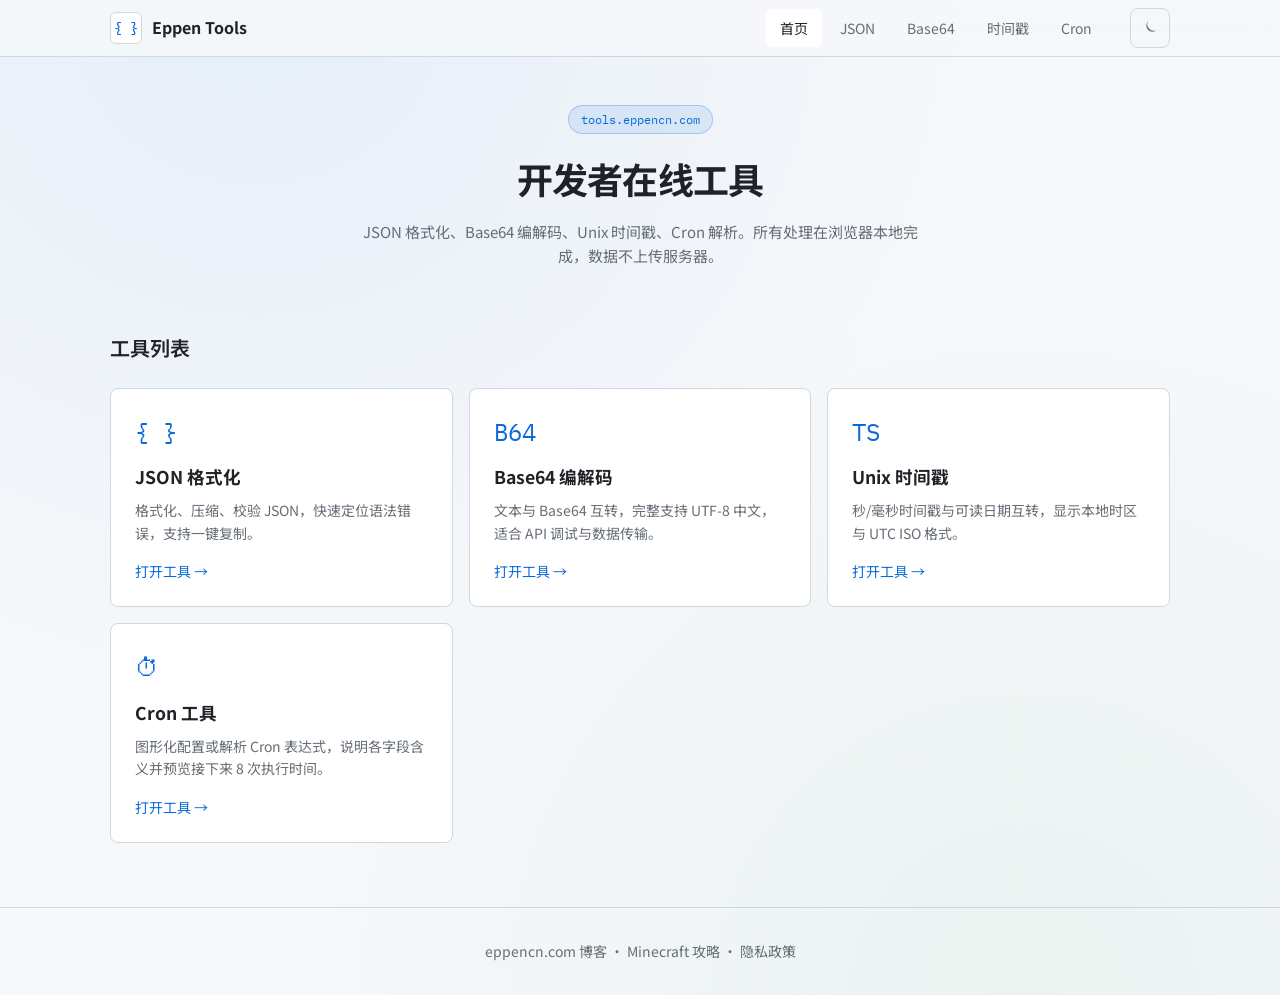
<file: index.html>
<!DOCTYPE html>
<html lang="zh-CN">
<head>
  <meta charset="UTF-8">
  <meta name="viewport" content="width=device-width, initial-scale=1.0">
  <meta name="description" content="免费在线开发者工具：JSON 格式化、Base64 编解码、Unix 时间戳、Cron 表达式解析。纯浏览器本地运行，不上传数据。">
  <meta name="google-adsense-account" content="ca-pub-2045994937692573">
  <title>Eppen Tools · 免费在线开发者工具</title>
  <link rel="preconnect" href="https://fonts.googleapis.com">
  <link rel="preconnect" href="https://fonts.gstatic.com" crossorigin>
  <link href="https://fonts.googleapis.com/css2?family=IBM+Plex+Mono:wght@400;500&family=Noto+Sans+SC:wght@400;500;700&display=swap" rel="stylesheet">
  <script src="js/theme-init.js?v=1"></script>
  <link rel="stylesheet" href="css/style.css?v=6">
</head>
<body data-page="home">
  <header class="site-header">
    <nav class="nav container">
      <a class="logo" href="index.html">
        <span class="logo-icon">{ }</span>
        <span>Eppen Tools</span>
      </a>
      <ul class="nav-links" id="navLinks">
        <li><a href="index.html" data-nav="home">首页</a></li>
        <li><a href="json-formatter.html" data-nav="json">JSON</a></li>
        <li><a href="base64.html" data-nav="base64">Base64</a></li>
        <li><a href="timestamp.html" data-nav="timestamp">时间戳</a></li>
        <li><a href="cron.html" data-nav="cron">Cron</a></li>
      </ul>
      <div class="nav-actions">
        <button type="button" class="theme-toggle" id="themeToggle" aria-label="切换亮色主题" title="切换亮色主题">
          <svg class="icon-sun" viewBox="0 0 24 24" aria-hidden="true"><path d="M12 17a5 5 0 1 0 0-10 5 5 0 0 0 0 10Zm0-14a1 1 0 0 1-1-1V1a1 1 0 1 1 2 0v1a1 1 0 0 1-1 1Zm0 20a1 1 0 0 1-1-1v-1a1 1 0 1 1 2 0v1a1 1 0 0 1-1 1ZM4.22 6.22a1 1 0 0 1 0-1.41l.71-.71a1 1 0 1 1 1.41 1.41l-.71.71a1 1 0 0 1-1.41 0ZM18.66 20.66a1 1 0 0 1 0-1.41l.71-.71a1 1 0 0 1 1.41 1.41l-.71.71a1 1 0 0 1-1.41 0ZM1 13a1 1 0 0 1 0-2h1a1 1 0 1 1 0 2H1Zm20 0a1 1 0 0 1 0-2h1a1 1 0 0 1 0 2h-1ZM4.22 19.78a1 1 0 0 1-1.41 0l-.71-.71a1 1 0 0 1 1.41-1.41l.71.71a1 1 0 0 1 0 1.41ZM18.66 5.34a1 1 0 0 1-1.41 0l-.71-.71a1 1 0 1 1 1.41-1.41l.71.71a1 1 0 0 1 0 1.41Z"/></svg>
          <svg class="icon-moon" viewBox="0 0 24 24" aria-hidden="true"><path d="M21 14.5A8.5 8.5 0 0 1 9.5 3 7 7 0 1 0 21 14.5Z"/></svg>
        </button>
        <button class="nav-toggle" id="navToggle" aria-label="打开菜单">
          <span></span><span></span><span></span>
        </button>
      </div>
    </nav>
  </header>

  <main>
    <section class="hero">
      <div class="container">
        <p class="hero-tag">tools.eppencn.com</p>
        <h1>开发者在线工具</h1>
        <p class="hero-desc">JSON 格式化、Base64 编解码、Unix 时间戳、Cron 解析。所有处理在浏览器本地完成，数据不上传服务器。</p>
      </div>
    </section>

    <section class="section">
      <div class="container">
        <h2 class="section-title">工具列表</h2>
        <div class="tool-grid">
          <a class="tool-card" href="json-formatter.html">
            <span class="tool-card-icon">{ }</span>
            <h2>JSON 格式化</h2>
            <p>格式化、压缩、校验 JSON，快速定位语法错误，支持一键复制。</p>
            <span class="tool-card-arrow">打开工具 →</span>
          </a>
          <a class="tool-card" href="base64.html">
            <span class="tool-card-icon">B64</span>
            <h2>Base64 编解码</h2>
            <p>文本与 Base64 互转，完整支持 UTF-8 中文，适合 API 调试与数据传输。</p>
            <span class="tool-card-arrow">打开工具 →</span>
          </a>
          <a class="tool-card" href="timestamp.html">
            <span class="tool-card-icon">TS</span>
            <h2>Unix 时间戳</h2>
            <p>秒/毫秒时间戳与可读日期互转，显示本地时区与 UTC ISO 格式。</p>
            <span class="tool-card-arrow">打开工具 →</span>
          </a>
          <a class="tool-card" href="cron.html">
            <span class="tool-card-icon">⏱</span>
            <h2>Cron 工具</h2>
            <p>图形化配置或解析 Cron 表达式，说明各字段含义并预览接下来 8 次执行时间。</p>
            <span class="tool-card-arrow">打开工具 →</span>
          </a>
        </div>
      </div>
    </section>
  </main>

  <footer class="site-footer">
    <div class="container footer-inner">
      <p class="footer-note">
        <a href="https://eppencn.com/" target="_blank" rel="noopener">eppencn.com 博客</a> ·
        <a href="https://mcguidehub.eppencn.com/" target="_blank" rel="noopener">Minecraft 攻略</a> ·
        <a href="privacy.html">隐私政策</a>
      </p>
    </div>
  </footer>

  <script src="js/ads-config.js?v=1"></script>
  <script src="js/ads.js?v=1"></script>
  <script src="js/common.js?v=2"></script>
</body>
</html>
</file>
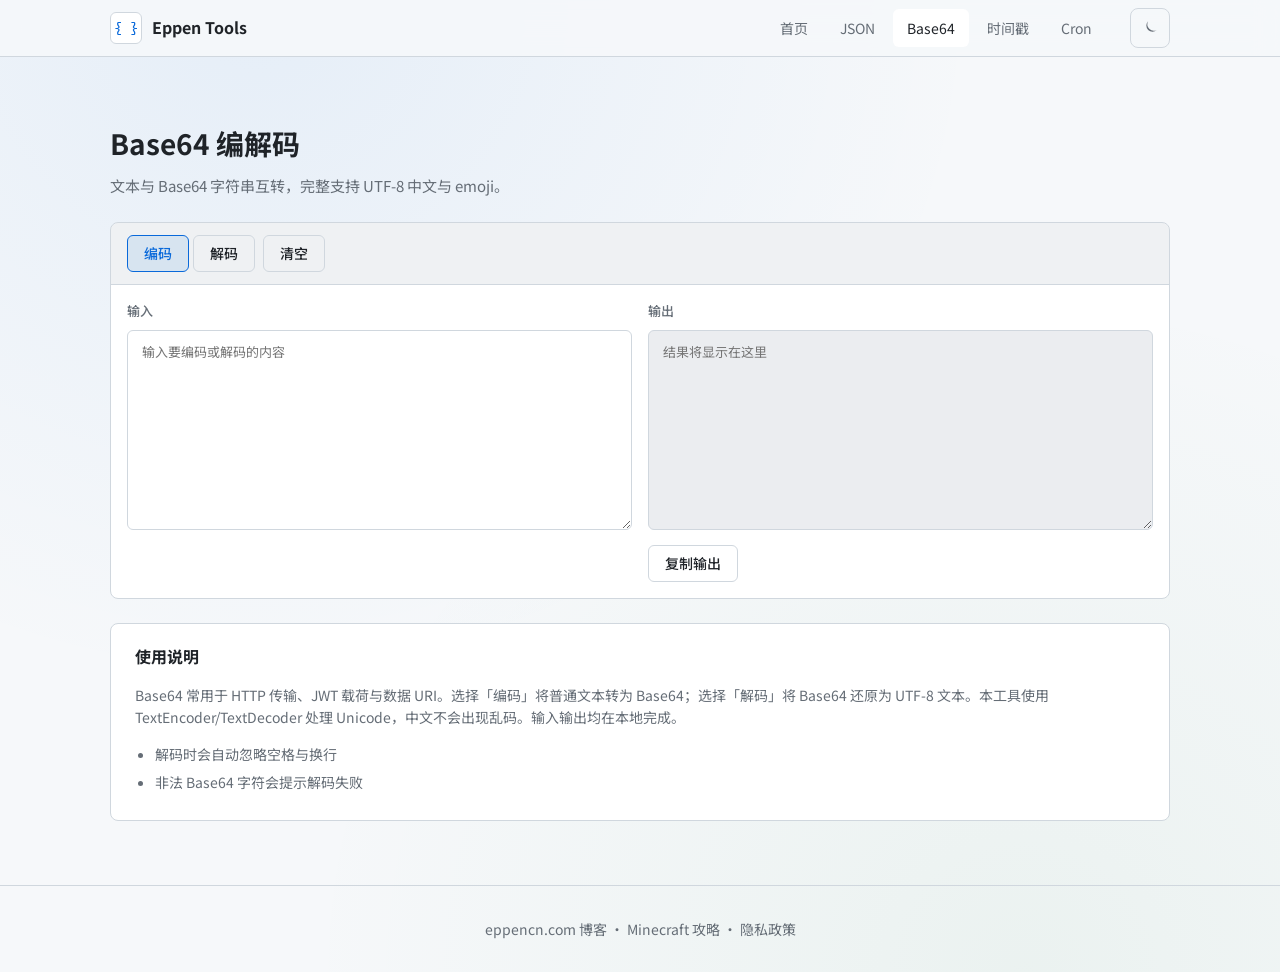
<file: base64.html>
<!DOCTYPE html>
<html lang="zh-CN">
<head>
  <meta charset="UTF-8">
  <meta name="viewport" content="width=device-width, initial-scale=1.0">
  <meta name="description" content="免费在线 Base64 编码与解码工具，支持 UTF-8 中文。浏览器本地运行，数据不上传。">
  <meta name="google-adsense-account" content="ca-pub-2045994937692573">
  <title>Base64 编解码 · Eppen Tools</title>
  <link rel="preconnect" href="https://fonts.googleapis.com">
  <link rel="preconnect" href="https://fonts.gstatic.com" crossorigin>
  <link href="https://fonts.googleapis.com/css2?family=IBM+Plex+Mono:wght@400;500&family=Noto+Sans+SC:wght@400;500;700&display=swap" rel="stylesheet">
  <script src="js/theme-init.js?v=1"></script>
  <link rel="stylesheet" href="css/style.css?v=6">
</head>
<body data-page="base64">
  <header class="site-header">
    <nav class="nav container">
      <a class="logo" href="index.html">
        <span class="logo-icon">{ }</span>
        <span>Eppen Tools</span>
      </a>
      <ul class="nav-links" id="navLinks">
        <li><a href="index.html" data-nav="home">首页</a></li>
        <li><a href="json-formatter.html" data-nav="json">JSON</a></li>
        <li><a href="base64.html" data-nav="base64">Base64</a></li>
        <li><a href="timestamp.html" data-nav="timestamp">时间戳</a></li>
        <li><a href="cron.html" data-nav="cron">Cron</a></li>
      </ul>
      <div class="nav-actions">
        <button type="button" class="theme-toggle" id="themeToggle" aria-label="切换亮色主题" title="切换亮色主题">
          <svg class="icon-sun" viewBox="0 0 24 24" aria-hidden="true"><path d="M12 17a5 5 0 1 0 0-10 5 5 0 0 0 0 10Zm0-14a1 1 0 0 1-1-1V1a1 1 0 1 1 2 0v1a1 1 0 0 1-1 1Zm0 20a1 1 0 0 1-1-1v-1a1 1 0 1 1 2 0v1a1 1 0 0 1-1 1ZM4.22 6.22a1 1 0 0 1 0-1.41l.71-.71a1 1 0 1 1 1.41 1.41l-.71.71a1 1 0 0 1-1.41 0ZM18.66 20.66a1 1 0 0 1 0-1.41l.71-.71a1 1 0 0 1 1.41 1.41l-.71.71a1 1 0 0 1-1.41 0ZM1 13a1 1 0 0 1 0-2h1a1 1 0 1 1 0 2H1Zm20 0a1 1 0 0 1 0-2h1a1 1 0 0 1 0 2h-1ZM4.22 19.78a1 1 0 0 1-1.41 0l-.71-.71a1 1 0 0 1 1.41-1.41l.71.71a1 1 0 0 1 0 1.41ZM18.66 5.34a1 1 0 0 1-1.41 0l-.71-.71a1 1 0 1 1 1.41-1.41l.71.71a1 1 0 0 1 0 1.41Z"/></svg>
          <svg class="icon-moon" viewBox="0 0 24 24" aria-hidden="true"><path d="M21 14.5A8.5 8.5 0 0 1 9.5 3 7 7 0 1 0 21 14.5Z"/></svg>
        </button>
        <button class="nav-toggle" id="navToggle" aria-label="打开菜单">
          <span></span><span></span><span></span>
        </button>
      </div>
    </nav>
  </header>

  <main class="section">
    <div class="container">
      <div class="page-header">
        <h1>Base64 编解码</h1>
        <p>文本与 Base64 字符串互转，完整支持 UTF-8 中文与 emoji。</p>
      </div>

      <div class="tool-panel">
        <div class="tool-toolbar">
          <div class="mode-tabs btn-group">
            <button type="button" class="btn btn-outline active" id="btnEncode">编码</button>
            <button type="button" class="btn btn-outline" id="btnDecode">解码</button>
          </div>
          <button type="button" class="btn btn-outline" id="btnClear">清空</button>
        </div>
        <div class="tool-body">
          <div class="tool-columns">
            <div>
              <label class="field-label" for="base64Input">输入</label>
              <textarea id="base64Input" placeholder="输入要编码或解码的内容" spellcheck="false"></textarea>
            </div>
            <div>
              <label class="field-label" for="base64Output">输出</label>
              <textarea id="base64Output" class="output" readonly placeholder="结果将显示在这里" spellcheck="false"></textarea>
              <div class="btn-group" style="margin-top: 8px;">
                <button type="button" class="btn btn-outline" id="btnCopyOut">复制输出</button>
              </div>
            </div>
          </div>
          <div class="status-msg" id="base64Status" hidden role="alert"></div>
        </div>
      </div>

      <div class="help-block">
        <h2>使用说明</h2>
        <p>Base64 常用于 HTTP 传输、JWT 载荷与数据 URI。选择「编码」将普通文本转为 Base64；选择「解码」将 Base64 还原为 UTF-8 文本。本工具使用 TextEncoder/TextDecoder 处理 Unicode，中文不会出现乱码。输入输出均在本地完成。</p>
        <ul>
          <li>解码时会自动忽略空格与换行</li>
          <li>非法 Base64 字符会提示解码失败</li>
        </ul>
      </div>
    </div>
  </main>

  <footer class="site-footer">
    <div class="container footer-inner">
      <p class="footer-note">
        <a href="https://eppencn.com/" target="_blank" rel="noopener">eppencn.com 博客</a> ·
        <a href="https://mcguidehub.eppencn.com/" target="_blank" rel="noopener">Minecraft 攻略</a> ·
        <a href="privacy.html">隐私政策</a>
      </p>
    </div>
  </footer>

  <script src="js/ads-config.js?v=1"></script>
  <script src="js/ads.js?v=1"></script>
  <script src="js/common.js?v=2"></script>
  <script src="js/base64.js?v=1"></script>
</body>
</html>
</file>
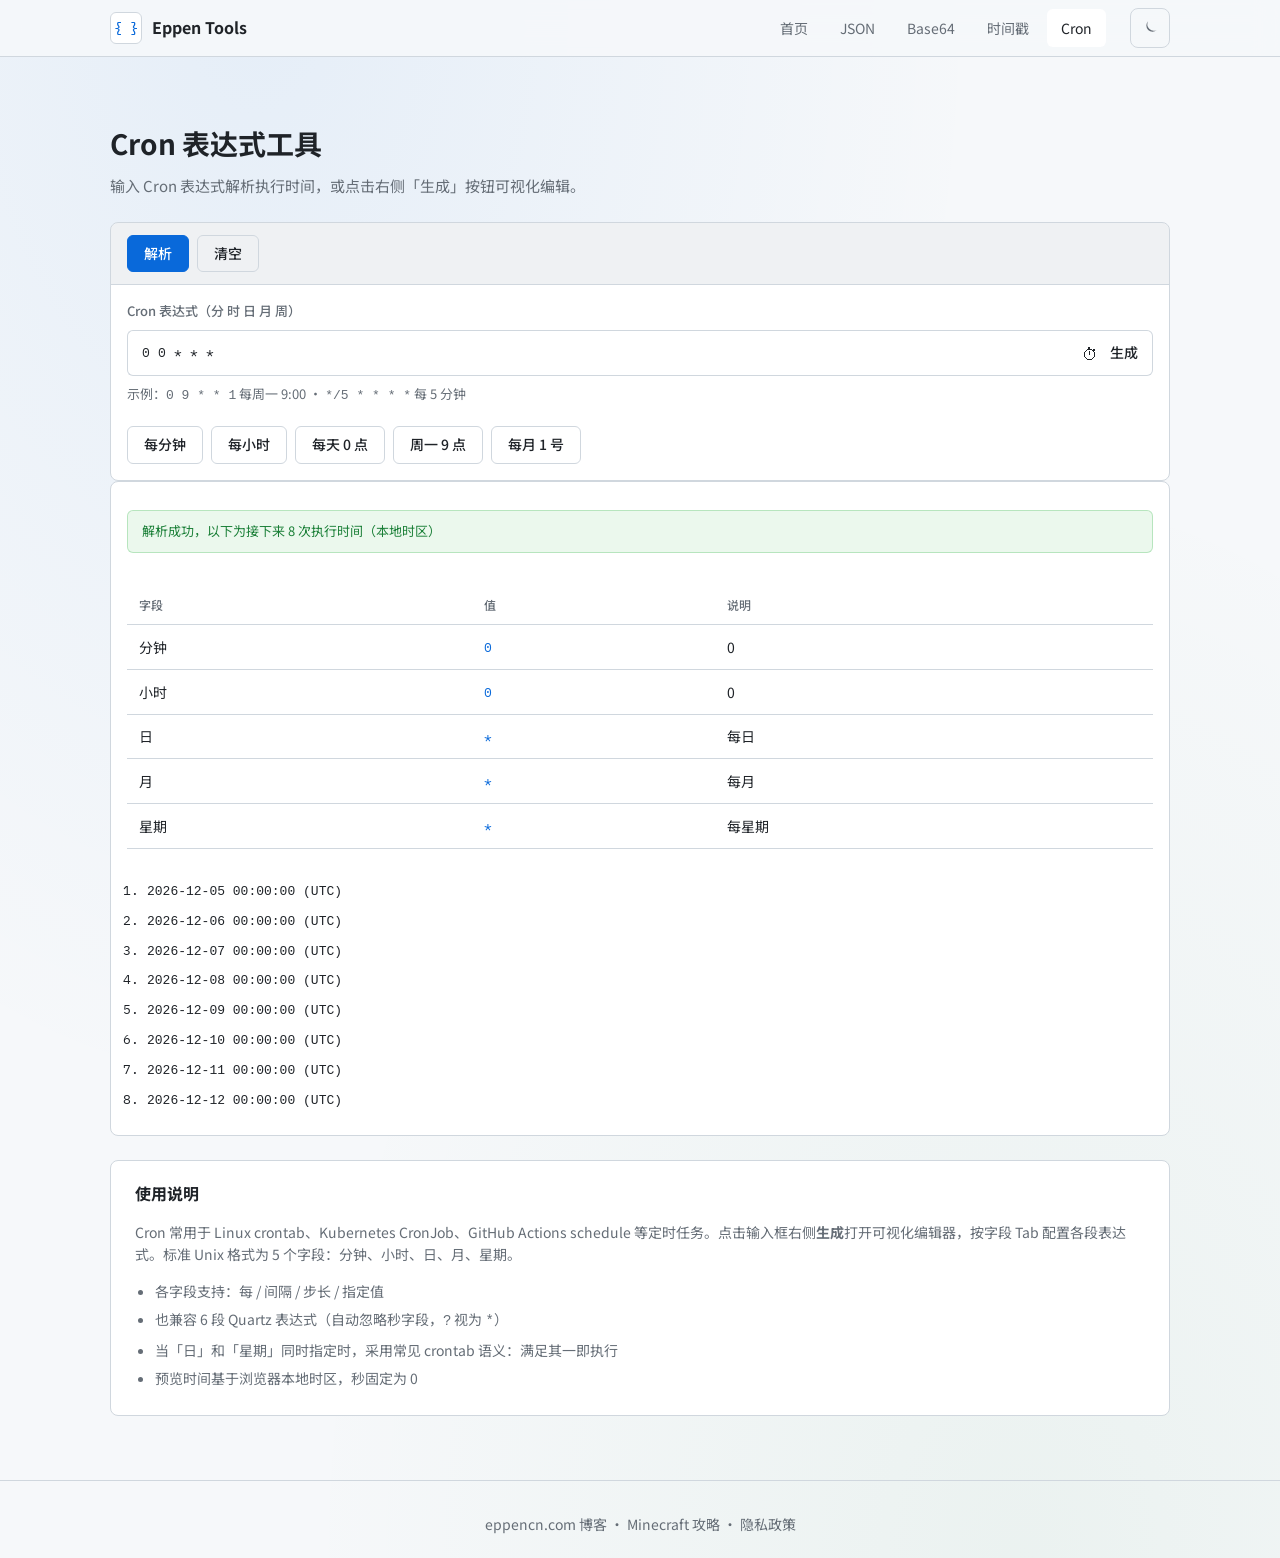
<file: cron.html>
<!DOCTYPE html>
<html lang="zh-CN">
<head>
  <meta charset="UTF-8">
  <meta name="viewport" content="width=device-width, initial-scale=1.0">
  <meta name="description" content="免费在线 Cron 表达式解析工具，说明各字段含义并预览接下来 8 次执行时间。支持标准 5 段 Unix Cron。">
  <meta name="google-adsense-account" content="ca-pub-2045994937692573">
  <title>Cron 表达式解析 · Eppen Tools</title>
  <link rel="preconnect" href="https://fonts.googleapis.com">
  <link rel="preconnect" href="https://fonts.gstatic.com" crossorigin>
  <link href="https://fonts.googleapis.com/css2?family=IBM+Plex+Mono:wght@400;500&family=Noto+Sans+SC:wght@400;500;700&display=swap" rel="stylesheet">
  <script src="js/theme-init.js?v=1"></script>
  <link rel="stylesheet" href="css/style.css?v=7">
</head>
<body data-page="cron">
  <header class="site-header">
    <nav class="nav container">
      <a class="logo" href="index.html">
        <span class="logo-icon">{ }</span>
        <span>Eppen Tools</span>
      </a>
      <ul class="nav-links" id="navLinks">
        <li><a href="index.html" data-nav="home">首页</a></li>
        <li><a href="json-formatter.html" data-nav="json">JSON</a></li>
        <li><a href="base64.html" data-nav="base64">Base64</a></li>
        <li><a href="timestamp.html" data-nav="timestamp">时间戳</a></li>
        <li><a href="cron.html" data-nav="cron">Cron</a></li>
      </ul>
      <div class="nav-actions">
        <button type="button" class="theme-toggle" id="themeToggle" aria-label="切换亮色主题" title="切换亮色主题">
          <svg class="icon-sun" viewBox="0 0 24 24" aria-hidden="true"><path d="M12 17a5 5 0 1 0 0-10 5 5 0 0 0 0 10Zm0-14a1 1 0 0 1-1-1V1a1 1 0 1 1 2 0v1a1 1 0 0 1-1 1Zm0 20a1 1 0 0 1-1-1v-1a1 1 0 1 1 2 0v1a1 1 0 0 1-1 1ZM4.22 6.22a1 1 0 0 1 0-1.41l.71-.71a1 1 0 1 1 1.41 1.41l-.71.71a1 1 0 0 1-1.41 0ZM18.66 20.66a1 1 0 0 1 0-1.41l.71-.71a1 1 0 0 1 1.41 1.41l-.71.71a1 1 0 0 1-1.41 0ZM1 13a1 1 0 0 1 0-2h1a1 1 0 1 1 0 2H1Zm20 0a1 1 0 0 1 0-2h1a1 1 0 0 1 0 2h-1ZM4.22 19.78a1 1 0 0 1-1.41 0l-.71-.71a1 1 0 0 1 1.41-1.41l.71.71a1 1 0 0 1 0 1.41ZM18.66 5.34a1 1 0 0 1-1.41 0l-.71-.71a1 1 0 1 1 1.41-1.41l.71.71a1 1 0 0 1 0 1.41Z"/></svg>
          <svg class="icon-moon" viewBox="0 0 24 24" aria-hidden="true"><path d="M21 14.5A8.5 8.5 0 0 1 9.5 3 7 7 0 1 0 21 14.5Z"/></svg>
        </button>
        <button class="nav-toggle" id="navToggle" aria-label="打开菜单">
          <span></span><span></span><span></span>
        </button>
      </div>
    </nav>
  </header>

  <main class="section">
    <div class="container">
      <div class="page-header">
        <h1>Cron 表达式工具</h1>
        <p>输入 Cron 表达式解析执行时间，或点击右侧「生成」按钮可视化编辑。</p>
      </div>

      <div class="tool-panel">
        <div class="tool-toolbar">
          <button type="button" class="btn btn-primary" id="btnParse">解析</button>
          <button type="button" class="btn btn-outline" id="btnClear">清空</button>
        </div>
        <div class="tool-body tool-columns single">
          <div>
            <label class="field-label" for="cronInput">Cron 表达式（分 时 日 月 周）</label>
            <div class="input-group">
              <input type="text" id="cronInput" value="0 0 * * *" placeholder="0 9 * * 1" spellcheck="false" autocomplete="off">
              <button type="button" class="input-group-addon btn btn-outline" id="btnOpenBuilder" title="生成 Cron 表达式" aria-label="生成 Cron 表达式">
                <span class="addon-icon" aria-hidden="true">⏱</span>
                <span class="addon-text">生成</span>
              </button>
            </div>
            <p class="text-muted" style="margin: 8px 0 0; font-size: 13px;">示例：<code>0 9 * * 1</code> 每周一 9:00 · <code>*/5 * * * *</code> 每 5 分钟</p>
          </div>

          <div class="btn-group" style="margin-top: 4px;">
            <button type="button" class="btn btn-outline" data-cron="* * * * *">每分钟</button>
            <button type="button" class="btn btn-outline" data-cron="0 * * * *">每小时</button>
            <button type="button" class="btn btn-outline" data-cron="0 0 * * *">每天 0 点</button>
            <button type="button" class="btn btn-outline" data-cron="0 9 * * 1">周一 9 点</button>
            <button type="button" class="btn btn-outline" data-cron="0 0 1 * *">每月 1 号</button>
          </div>
        </div>
      </div>

      <div class="tool-panel">
        <div class="tool-body tool-columns single">
          <div class="status-msg" id="cronStatus" hidden role="alert"></div>
          <div id="fieldDesc" hidden></div>
          <div id="nextRuns" hidden></div>
        </div>
      </div>

      <div class="help-block">
        <h2>使用说明</h2>
        <p>Cron 常用于 Linux crontab、Kubernetes CronJob、GitHub Actions schedule 等定时任务。点击输入框右侧<strong>生成</strong>打开可视化编辑器，按字段 Tab 配置各段表达式。标准 Unix 格式为 5 个字段：分钟、小时、日、月、星期。</p>
        <ul>
          <li>各字段支持：每 / 间隔 / 步长 / 指定值</li>
          <li>也兼容 6 段 Quartz 表达式（自动忽略秒字段，<code>?</code> 视为 <code>*</code>）</li>
          <li>当「日」和「星期」同时指定时，采用常见 crontab 语义：满足其一即执行</li>
          <li>预览时间基于浏览器本地时区，秒固定为 0</li>
        </ul>
      </div>
    </div>
  </main>

  <div class="cron-modal" id="cronModal" hidden role="dialog" aria-modal="true" aria-labelledby="cronModalTitle">
    <div class="cron-modal-backdrop" id="cronModalBackdrop"></div>
    <div class="cron-modal-dialog">
      <div class="cron-modal-header">
        <h3 id="cronModalTitle">Cron 表达式生成器</h3>
        <button type="button" class="cron-modal-close" id="btnCloseModal" aria-label="关闭">&times;</button>
      </div>
      <div class="cron-modal-body">
        <div class="cron-builder" id="cronBuilder"></div>
      </div>
      <div class="cron-modal-footer">
        <button type="button" class="btn btn-outline" id="btnCancelModal">取消</button>
        <button type="button" class="btn btn-primary" id="btnApplyModal">确定</button>
      </div>
    </div>
  </div>

  <footer class="site-footer">
    <div class="container footer-inner">
      <p class="footer-note">
        <a href="https://eppencn.com/" target="_blank" rel="noopener">eppencn.com 博客</a> ·
        <a href="https://mcguidehub.eppencn.com/" target="_blank" rel="noopener">Minecraft 攻略</a> ·
        <a href="privacy.html">隐私政策</a>
      </p>
    </div>
  </footer>

  <script src="js/ads-config.js?v=1"></script>
  <script src="js/ads.js?v=1"></script>
  <script src="js/common.js?v=2"></script>
  <script src="js/cron.js?v=5"></script>
</body>
</html>
</file>
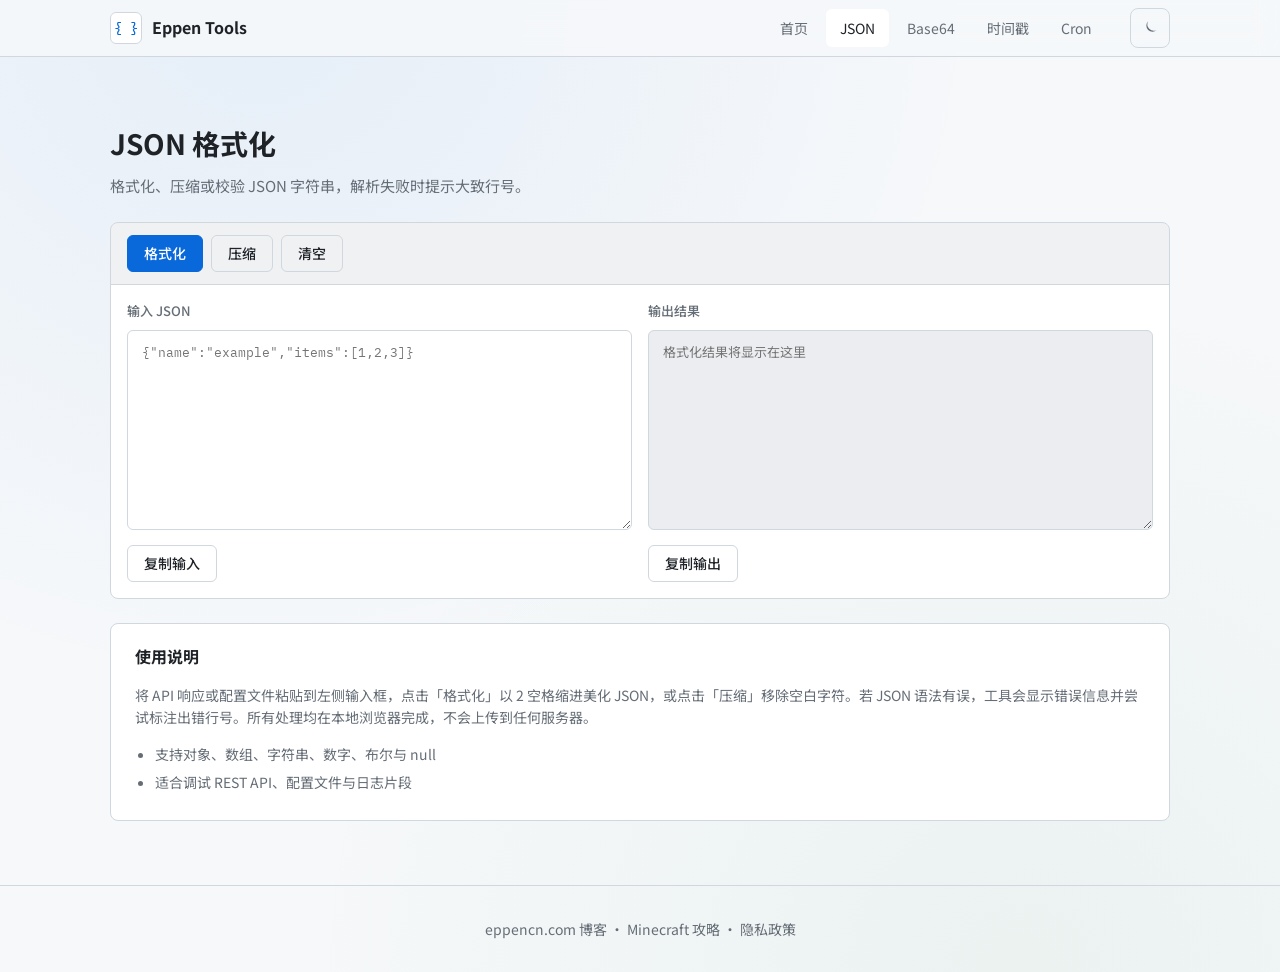
<file: json-formatter.html>
<!DOCTYPE html>
<html lang="zh-CN">
<head>
  <meta charset="UTF-8">
  <meta name="viewport" content="width=device-width, initial-scale=1.0">
  <meta name="description" content="免费在线 JSON 格式化、压缩与校验工具。浏览器本地运行，支持错误定位与一键复制。">
  <meta name="google-adsense-account" content="ca-pub-2045994937692573">
  <title>JSON 格式化工具 · Eppen Tools</title>
  <link rel="preconnect" href="https://fonts.googleapis.com">
  <link rel="preconnect" href="https://fonts.gstatic.com" crossorigin>
  <link href="https://fonts.googleapis.com/css2?family=IBM+Plex+Mono:wght@400;500&family=Noto+Sans+SC:wght@400;500;700&display=swap" rel="stylesheet">
  <script src="js/theme-init.js?v=1"></script>
  <link rel="stylesheet" href="css/style.css?v=6">
</head>
<body data-page="json">
  <header class="site-header">
    <nav class="nav container">
      <a class="logo" href="index.html">
        <span class="logo-icon">{ }</span>
        <span>Eppen Tools</span>
      </a>
      <ul class="nav-links" id="navLinks">
        <li><a href="index.html" data-nav="home">首页</a></li>
        <li><a href="json-formatter.html" data-nav="json">JSON</a></li>
        <li><a href="base64.html" data-nav="base64">Base64</a></li>
        <li><a href="timestamp.html" data-nav="timestamp">时间戳</a></li>
        <li><a href="cron.html" data-nav="cron">Cron</a></li>
      </ul>
      <div class="nav-actions">
        <button type="button" class="theme-toggle" id="themeToggle" aria-label="切换亮色主题" title="切换亮色主题">
          <svg class="icon-sun" viewBox="0 0 24 24" aria-hidden="true"><path d="M12 17a5 5 0 1 0 0-10 5 5 0 0 0 0 10Zm0-14a1 1 0 0 1-1-1V1a1 1 0 1 1 2 0v1a1 1 0 0 1-1 1Zm0 20a1 1 0 0 1-1-1v-1a1 1 0 1 1 2 0v1a1 1 0 0 1-1 1ZM4.22 6.22a1 1 0 0 1 0-1.41l.71-.71a1 1 0 1 1 1.41 1.41l-.71.71a1 1 0 0 1-1.41 0ZM18.66 20.66a1 1 0 0 1 0-1.41l.71-.71a1 1 0 0 1 1.41 1.41l-.71.71a1 1 0 0 1-1.41 0ZM1 13a1 1 0 0 1 0-2h1a1 1 0 1 1 0 2H1Zm20 0a1 1 0 0 1 0-2h1a1 1 0 0 1 0 2h-1ZM4.22 19.78a1 1 0 0 1-1.41 0l-.71-.71a1 1 0 0 1 1.41-1.41l.71.71a1 1 0 0 1 0 1.41ZM18.66 5.34a1 1 0 0 1-1.41 0l-.71-.71a1 1 0 1 1 1.41-1.41l.71.71a1 1 0 0 1 0 1.41Z"/></svg>
          <svg class="icon-moon" viewBox="0 0 24 24" aria-hidden="true"><path d="M21 14.5A8.5 8.5 0 0 1 9.5 3 7 7 0 1 0 21 14.5Z"/></svg>
        </button>
        <button class="nav-toggle" id="navToggle" aria-label="打开菜单">
          <span></span><span></span><span></span>
        </button>
      </div>
    </nav>
  </header>

  <main class="section">
    <div class="container">
      <div class="page-header">
        <h1>JSON 格式化</h1>
        <p>格式化、压缩或校验 JSON 字符串，解析失败时提示大致行号。</p>
      </div>

      <div class="tool-panel">
        <div class="tool-toolbar">
          <div class="btn-group">
            <button type="button" class="btn btn-primary" id="btnFormat">格式化</button>
            <button type="button" class="btn btn-outline" id="btnMinify">压缩</button>
            <button type="button" class="btn btn-outline" id="btnClear">清空</button>
          </div>
        </div>
        <div class="tool-body">
          <div class="tool-columns">
            <div>
              <label class="field-label" for="jsonInput">输入 JSON</label>
              <textarea id="jsonInput" placeholder='{"name":"example","items":[1,2,3]}' spellcheck="false"></textarea>
              <div class="btn-group" style="margin-top: 8px;">
                <button type="button" class="btn btn-outline" id="btnCopyIn">复制输入</button>
              </div>
            </div>
            <div>
              <label class="field-label" for="jsonOutput">输出结果</label>
              <textarea id="jsonOutput" class="output" readonly placeholder="格式化结果将显示在这里" spellcheck="false"></textarea>
              <div class="btn-group" style="margin-top: 8px;">
                <button type="button" class="btn btn-outline" id="btnCopyOut">复制输出</button>
              </div>
            </div>
          </div>
          <div class="status-msg" id="jsonStatus" hidden role="alert"></div>
        </div>
      </div>

      <div class="help-block">
        <h2>使用说明</h2>
        <p>将 API 响应或配置文件粘贴到左侧输入框，点击「格式化」以 2 空格缩进美化 JSON，或点击「压缩」移除空白字符。若 JSON 语法有误，工具会显示错误信息并尝试标注出错行号。所有处理均在本地浏览器完成，不会上传到任何服务器。</p>
        <ul>
          <li>支持对象、数组、字符串、数字、布尔与 null</li>
          <li>适合调试 REST API、配置文件与日志片段</li>
        </ul>
      </div>
    </div>
  </main>

  <footer class="site-footer">
    <div class="container footer-inner">
      <p class="footer-note">
        <a href="https://eppencn.com/" target="_blank" rel="noopener">eppencn.com 博客</a> ·
        <a href="https://mcguidehub.eppencn.com/" target="_blank" rel="noopener">Minecraft 攻略</a> ·
        <a href="privacy.html">隐私政策</a>
      </p>
    </div>
  </footer>

  <script src="js/ads-config.js?v=1"></script>
  <script src="js/ads.js?v=1"></script>
  <script src="js/common.js?v=2"></script>
  <script src="js/json-formatter.js?v=1"></script>
</body>
</html>
</file>
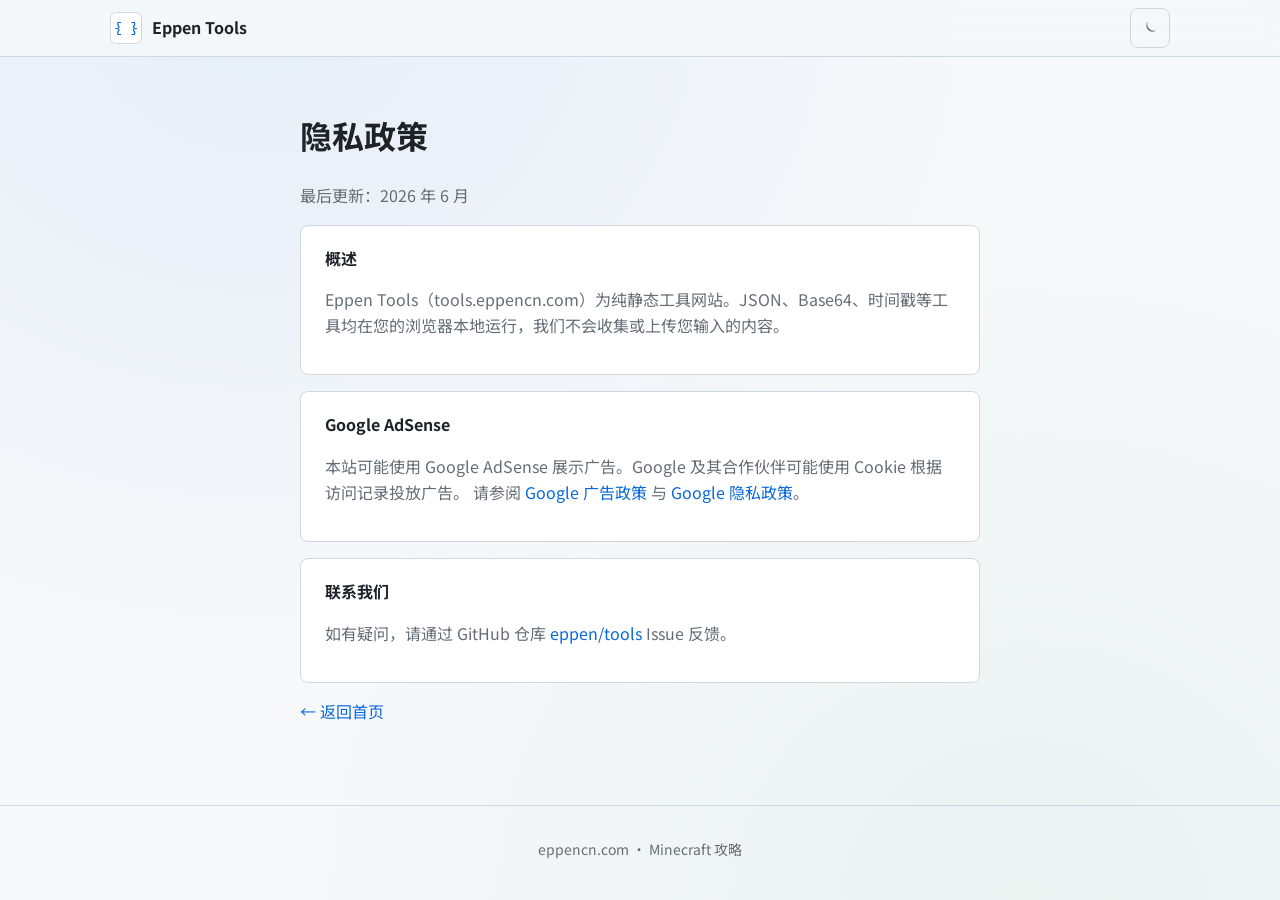
<file: privacy.html>
<!DOCTYPE html>
<html lang="zh-CN">
<head>
  <meta charset="UTF-8">
  <meta name="viewport" content="width=device-width, initial-scale=1.0">
  <meta name="google-adsense-account" content="ca-pub-2045994937692573">
  <title>隐私政策 · Eppen Tools</title>
  <link rel="preconnect" href="https://fonts.googleapis.com">
  <link rel="preconnect" href="https://fonts.gstatic.com" crossorigin>
  <link href="https://fonts.googleapis.com/css2?family=IBM+Plex+Mono:wght@400;500&family=Noto+Sans+SC:wght@400;500;700&display=swap" rel="stylesheet">
  <script src="js/theme-init.js?v=1"></script>
  <link rel="stylesheet" href="css/style.css?v=6">
</head>
<body>
  <header class="site-header">
    <nav class="nav container">
      <a class="logo" href="index.html">
        <span class="logo-icon">{ }</span>
        <span>Eppen Tools</span>
      </a>
      <div class="nav-actions">
        <button type="button" class="theme-toggle" id="themeToggle" aria-label="切换亮色主题" title="切换亮色主题">
          <svg class="icon-sun" viewBox="0 0 24 24" aria-hidden="true"><path d="M12 17a5 5 0 1 0 0-10 5 5 0 0 0 0 10Zm0-14a1 1 0 0 1-1-1V1a1 1 0 1 1 2 0v1a1 1 0 0 1-1 1Zm0 20a1 1 0 0 1-1-1v-1a1 1 0 1 1 2 0v1a1 1 0 0 1-1 1ZM4.22 6.22a1 1 0 0 1 0-1.41l.71-.71a1 1 0 1 1 1.41 1.41l-.71.71a1 1 0 0 1-1.41 0ZM18.66 20.66a1 1 0 0 1 0-1.41l.71-.71a1 1 0 0 1 1.41 1.41l-.71.71a1 1 0 0 1-1.41 0ZM1 13a1 1 0 0 1 0-2h1a1 1 0 1 1 0 2H1Zm20 0a1 1 0 0 1 0-2h1a1 1 0 0 1 0 2h-1ZM4.22 19.78a1 1 0 0 1-1.41 0l-.71-.71a1 1 0 0 1 1.41-1.41l.71.71a1 1 0 0 1 0 1.41ZM18.66 5.34a1 1 0 0 1-1.41 0l-.71-.71a1 1 0 1 1 1.41-1.41l.71.71a1 1 0 0 1 0 1.41Z"/></svg>
          <svg class="icon-moon" viewBox="0 0 24 24" aria-hidden="true"><path d="M21 14.5A8.5 8.5 0 0 1 9.5 3 7 7 0 1 0 21 14.5Z"/></svg>
        </button>
      </div>
    </nav>
  </header>

  <main class="section">
    <div class="container narrow">
      <h1>隐私政策</h1>
      <p class="text-muted">最后更新：2026 年 6 月</p>

      <div class="card">
        <h2>概述</h2>
        <p class="text-muted">Eppen Tools（tools.eppencn.com）为纯静态工具网站。JSON、Base64、时间戳等工具均在您的浏览器本地运行，我们不会收集或上传您输入的内容。</p>
      </div>

      <div class="card">
        <h2>Google AdSense</h2>
        <p class="text-muted">
          本站可能使用 Google AdSense 展示广告。Google 及其合作伙伴可能使用 Cookie 根据访问记录投放广告。
          请参阅
          <a href="https://policies.google.com/technologies/ads" target="_blank" rel="noopener">Google 广告政策</a>
          与
          <a href="https://policies.google.com/privacy" target="_blank" rel="noopener">Google 隐私政策</a>。
        </p>
      </div>

      <div class="card">
        <h2>联系我们</h2>
        <p class="text-muted">如有疑问，请通过 GitHub 仓库 <a href="https://github.com/eppen/tools" target="_blank" rel="noopener">eppen/tools</a> Issue 反馈。</p>
      </div>

      <p><a href="index.html">← 返回首页</a></p>
    </div>
  </main>

  <footer class="site-footer">
    <div class="container footer-inner">
      <p class="footer-note">
        <a href="https://eppencn.com/" target="_blank" rel="noopener">eppencn.com</a> ·
        <a href="https://mcguidehub.eppencn.com/" target="_blank" rel="noopener">Minecraft 攻略</a>
      </p>
    </div>
  </footer>
  <script src="js/common.js?v=2"></script>
</body>
</html>
</file>
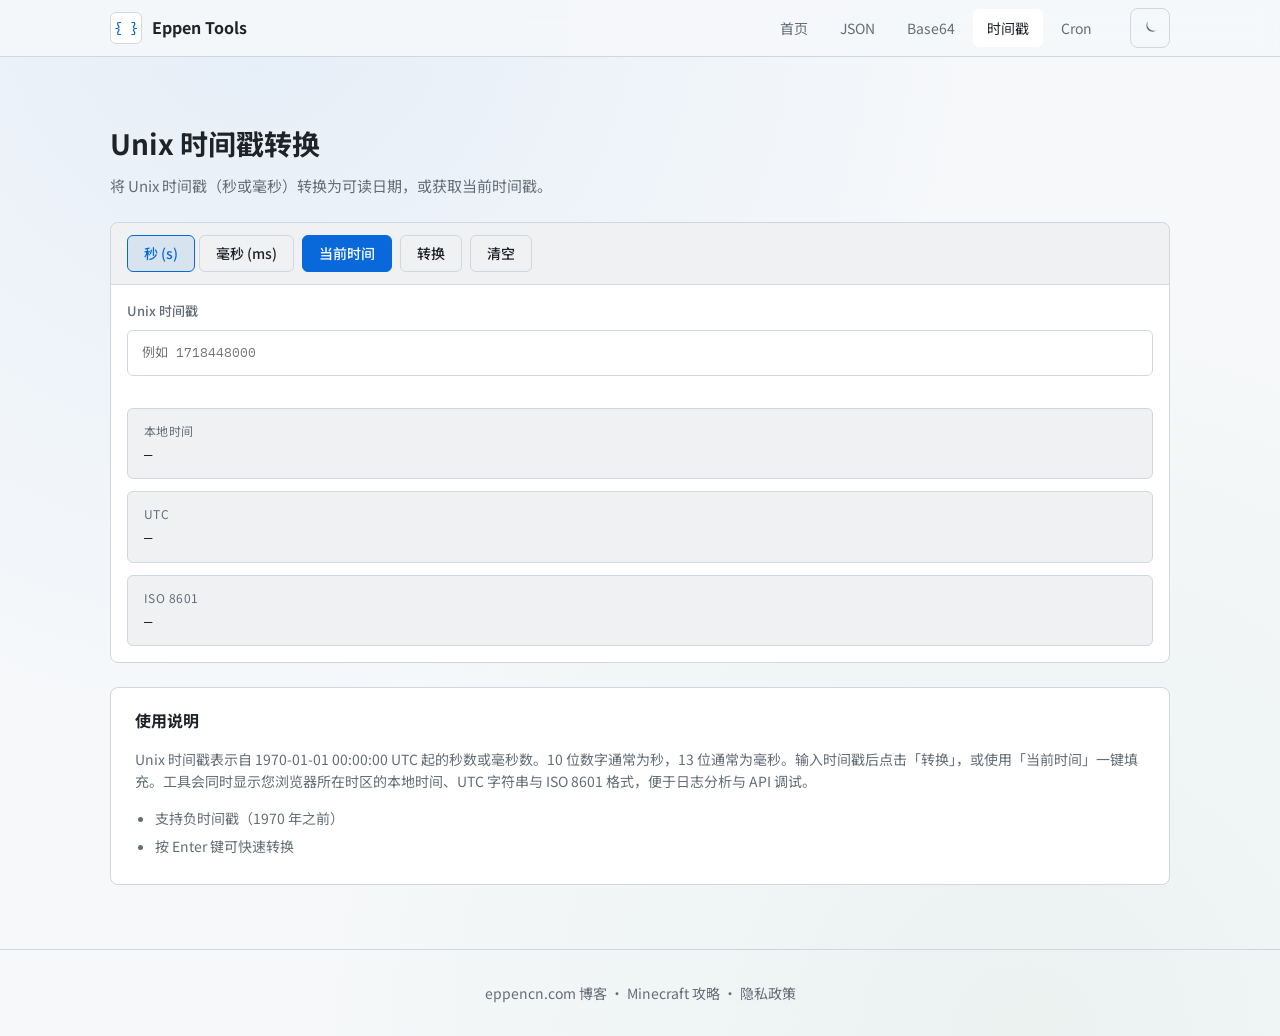
<file: timestamp.html>
<!DOCTYPE html>
<html lang="zh-CN">
<head>
  <meta charset="UTF-8">
  <meta name="viewport" content="width=device-width, initial-scale=1.0">
  <meta name="description" content="免费 Unix 时间戳转换工具，支持秒/毫秒，显示本地时区与 UTC ISO 格式。">
  <meta name="google-adsense-account" content="ca-pub-2045994937692573">
  <title>Unix 时间戳转换 · Eppen Tools</title>
  <link rel="preconnect" href="https://fonts.googleapis.com">
  <link rel="preconnect" href="https://fonts.gstatic.com" crossorigin>
  <link href="https://fonts.googleapis.com/css2?family=IBM+Plex+Mono:wght@400;500&family=Noto+Sans+SC:wght@400;500;700&display=swap" rel="stylesheet">
  <script src="js/theme-init.js?v=1"></script>
  <link rel="stylesheet" href="css/style.css?v=6">
</head>
<body data-page="timestamp">
  <header class="site-header">
    <nav class="nav container">
      <a class="logo" href="index.html">
        <span class="logo-icon">{ }</span>
        <span>Eppen Tools</span>
      </a>
      <ul class="nav-links" id="navLinks">
        <li><a href="index.html" data-nav="home">首页</a></li>
        <li><a href="json-formatter.html" data-nav="json">JSON</a></li>
        <li><a href="base64.html" data-nav="base64">Base64</a></li>
        <li><a href="timestamp.html" data-nav="timestamp">时间戳</a></li>
        <li><a href="cron.html" data-nav="cron">Cron</a></li>
      </ul>
      <div class="nav-actions">
        <button type="button" class="theme-toggle" id="themeToggle" aria-label="切换亮色主题" title="切换亮色主题">
          <svg class="icon-sun" viewBox="0 0 24 24" aria-hidden="true"><path d="M12 17a5 5 0 1 0 0-10 5 5 0 0 0 0 10Zm0-14a1 1 0 0 1-1-1V1a1 1 0 1 1 2 0v1a1 1 0 0 1-1 1Zm0 20a1 1 0 0 1-1-1v-1a1 1 0 1 1 2 0v1a1 1 0 0 1-1 1ZM4.22 6.22a1 1 0 0 1 0-1.41l.71-.71a1 1 0 1 1 1.41 1.41l-.71.71a1 1 0 0 1-1.41 0ZM18.66 20.66a1 1 0 0 1 0-1.41l.71-.71a1 1 0 0 1 1.41 1.41l-.71.71a1 1 0 0 1-1.41 0ZM1 13a1 1 0 0 1 0-2h1a1 1 0 1 1 0 2H1Zm20 0a1 1 0 0 1 0-2h1a1 1 0 0 1 0 2h-1ZM4.22 19.78a1 1 0 0 1-1.41 0l-.71-.71a1 1 0 0 1 1.41-1.41l.71.71a1 1 0 0 1 0 1.41ZM18.66 5.34a1 1 0 0 1-1.41 0l-.71-.71a1 1 0 1 1 1.41-1.41l.71.71a1 1 0 0 1 0 1.41Z"/></svg>
          <svg class="icon-moon" viewBox="0 0 24 24" aria-hidden="true"><path d="M21 14.5A8.5 8.5 0 0 1 9.5 3 7 7 0 1 0 21 14.5Z"/></svg>
        </button>
        <button class="nav-toggle" id="navToggle" aria-label="打开菜单">
          <span></span><span></span><span></span>
        </button>
      </div>
    </nav>
  </header>

  <main class="section">
    <div class="container">
      <div class="page-header">
        <h1>Unix 时间戳转换</h1>
        <p>将 Unix 时间戳（秒或毫秒）转换为可读日期，或获取当前时间戳。</p>
      </div>

      <div class="tool-panel">
        <div class="tool-toolbar">
          <div class="mode-tabs btn-group">
            <button type="button" class="btn btn-outline active" id="unitSec">秒 (s)</button>
            <button type="button" class="btn btn-outline" id="unitMs">毫秒 (ms)</button>
          </div>
          <button type="button" class="btn btn-primary" id="btnNow">当前时间</button>
          <button type="button" class="btn btn-outline" id="btnConvert">转换</button>
          <button type="button" class="btn btn-outline" id="btnClear">清空</button>
        </div>
        <div class="tool-body tool-columns single">
          <div>
            <label class="field-label" for="tsInput">Unix 时间戳</label>
            <input type="text" id="tsInput" placeholder="例如 1718448000" inputmode="numeric" autocomplete="off">
          </div>
          <div class="result-grid">
            <div class="result-item">
              <label>本地时间</label>
              <div class="result-value" id="localOut">—</div>
            </div>
            <div class="result-item">
              <label>UTC</label>
              <div class="result-value" id="utcOut">—</div>
            </div>
            <div class="result-item">
              <label>ISO 8601</label>
              <div class="result-value" id="isoOut">—</div>
            </div>
          </div>
          <div class="status-msg" id="tsStatus" hidden role="alert"></div>
        </div>
      </div>

      <div class="help-block">
        <h2>使用说明</h2>
        <p>Unix 时间戳表示自 1970-01-01 00:00:00 UTC 起的秒数或毫秒数。10 位数字通常为秒，13 位通常为毫秒。输入时间戳后点击「转换」，或使用「当前时间」一键填充。工具会同时显示您浏览器所在时区的本地时间、UTC 字符串与 ISO 8601 格式，便于日志分析与 API 调试。</p>
        <ul>
          <li>支持负时间戳（1970 年之前）</li>
          <li>按 Enter 键可快速转换</li>
        </ul>
      </div>
    </div>
  </main>

  <footer class="site-footer">
    <div class="container footer-inner">
      <p class="footer-note">
        <a href="https://eppencn.com/" target="_blank" rel="noopener">eppencn.com 博客</a> ·
        <a href="https://mcguidehub.eppencn.com/" target="_blank" rel="noopener">Minecraft 攻略</a> ·
        <a href="privacy.html">隐私政策</a>
      </p>
    </div>
  </footer>

  <script src="js/ads-config.js?v=1"></script>
  <script src="js/ads.js?v=1"></script>
  <script src="js/common.js?v=2"></script>
  <script src="js/timestamp.js?v=1"></script>
</body>
</html>
</file>
<file: css/style.css>
/* Eppen Tools — developer utility theme */

:root,
[data-theme="dark"] {
  color-scheme: dark;
  --bg: #0d1117;
  --bg-elevated: #161b22;
  --bg-input: #0d1117;
  --border: #30363d;
  --border-focus: #58a6ff;
  --text: #e6edf3;
  --text-muted: #8b949e;
  --accent: #58a6ff;
  --accent-hover: #79b8ff;
  --success: #3fb950;
  --error: #f85149;
  --warning: #d29922;
  --mono: 'IBM Plex Mono', 'Noto Sans SC', monospace;
  --sans: 'Noto Sans SC', system-ui, sans-serif;
  --radius: 8px;
  --shadow: 0 8px 24px rgba(0, 0, 0, 0.4);
  --header-bg: rgba(13, 17, 23, 0.85);
  --overlay: rgba(0, 0, 0, 0.55);
  --surface-muted: rgba(0, 0, 0, 0.2);
  --code-bg: rgba(0, 0, 0, 0.25);
  --accent-soft: rgba(88, 166, 255, 0.1);
  --accent-border: rgba(88, 166, 255, 0.25);
  --focus-ring: rgba(88, 166, 255, 0.15);
  --modal-shadow: 0 16px 48px rgba(0, 0, 0, 0.35);
  --gradient-1: rgba(88, 166, 255, 0.08);
  --gradient-2: rgba(63, 185, 80, 0.05);
}

[data-theme="light"] {
  color-scheme: light;
  --bg: #f6f8fa;
  --bg-elevated: #ffffff;
  --bg-input: #ffffff;
  --border: #d0d7de;
  --border-focus: #0969da;
  --text: #1f2328;
  --text-muted: #656d76;
  --accent: #0969da;
  --accent-hover: #0550ae;
  --success: #1a7f37;
  --error: #cf222e;
  --warning: #9a6700;
  --shadow: 0 8px 24px rgba(140, 149, 159, 0.2);
  --header-bg: rgba(246, 248, 250, 0.9);
  --overlay: rgba(31, 35, 40, 0.45);
  --surface-muted: rgba(175, 184, 193, 0.2);
  --code-bg: rgba(175, 184, 193, 0.25);
  --accent-soft: rgba(9, 105, 218, 0.1);
  --accent-border: rgba(9, 105, 218, 0.25);
  --focus-ring: rgba(9, 105, 218, 0.15);
  --modal-shadow: 0 16px 48px rgba(140, 149, 159, 0.35);
  --gradient-1: rgba(9, 105, 218, 0.07);
  --gradient-2: rgba(26, 127, 55, 0.05);
}

*, *::before, *::after {
  box-sizing: border-box;
}

html {
  scroll-behavior: smooth;
}

body {
  margin: 0;
  min-height: 100vh;
  font-family: var(--sans);
  font-size: 16px;
  line-height: 1.6;
  color: var(--text);
  background: var(--bg);
  background-image:
    radial-gradient(ellipse at 20% 0%, var(--gradient-1) 0%, transparent 50%),
    radial-gradient(ellipse at 80% 100%, var(--gradient-2) 0%, transparent 50%);
}

a {
  color: var(--accent);
  text-decoration: none;
}

a:hover {
  color: var(--accent-hover);
  text-decoration: underline;
}

.container {
  width: 100%;
  max-width: 1100px;
  margin: 0 auto;
  padding: 0 20px;
}

.container.narrow {
  max-width: 720px;
}

/* Header */
.site-header {
  position: sticky;
  top: 0;
  z-index: 100;
  background: var(--header-bg);
  backdrop-filter: blur(12px);
  border-bottom: 1px solid var(--border);
}

.nav {
  display: flex;
  align-items: center;
  justify-content: space-between;
  min-height: 56px;
  gap: 16px;
}

.nav:has(.nav-actions):not(:has(.nav-links)) .nav-actions {
  margin-left: auto;
}

.logo {
  display: flex;
  align-items: center;
  gap: 10px;
  font-weight: 700;
  color: var(--text);
  text-decoration: none;
}

.logo:hover {
  color: var(--text);
  text-decoration: none;
}

.logo-icon {
  display: flex;
  align-items: center;
  justify-content: center;
  width: 32px;
  height: 32px;
  font-family: var(--mono);
  font-size: 14px;
  font-weight: 500;
  color: var(--accent);
  background: var(--bg-elevated);
  border: 1px solid var(--border);
  border-radius: 6px;
}

.nav-toggle {
  display: none;
  flex-direction: column;
  justify-content: center;
  gap: 5px;
  width: 40px;
  height: 40px;
  padding: 8px;
  background: transparent;
  border: 1px solid var(--border);
  border-radius: var(--radius);
  cursor: pointer;
}

.nav-toggle span {
  display: block;
  height: 2px;
  background: var(--text);
  border-radius: 1px;
}

.nav-links {
  display: flex;
  align-items: center;
  gap: 4px;
  margin: 0 8px 0 auto;
  padding: 0;
  list-style: none;
}

.nav-links a {
  display: block;
  padding: 8px 14px;
  font-size: 14px;
  color: var(--text-muted);
  border-radius: 6px;
  text-decoration: none;
  transition: color 0.15s, background 0.15s;
}

.nav-links a:hover,
.nav-links a.active {
  color: var(--text);
  background: var(--bg-elevated);
  text-decoration: none;
}

.nav-actions {
  display: flex;
  align-items: center;
  gap: 8px;
  flex-shrink: 0;
}

.theme-toggle {
  display: inline-flex;
  align-items: center;
  justify-content: center;
  width: 40px;
  height: 40px;
  padding: 0;
  color: var(--text-muted);
  background: transparent;
  border: 1px solid var(--border);
  border-radius: var(--radius);
  cursor: pointer;
  transition: color 0.15s, background 0.15s, border-color 0.15s;
}

.theme-toggle:hover {
  color: var(--text);
  background: var(--bg-elevated);
  border-color: var(--text-muted);
}

.theme-toggle svg {
  width: 18px;
  height: 18px;
  fill: currentColor;
}

.theme-toggle .icon-sun,
.theme-toggle .icon-moon {
  display: none;
}

[data-theme="dark"] .theme-toggle .icon-sun,
:root:not([data-theme="light"]) .theme-toggle .icon-sun {
  display: block;
}

[data-theme="light"] .theme-toggle .icon-moon {
  display: block;
}

/* Hero & sections */
.hero {
  padding: 48px 0 32px;
  text-align: center;
}

.hero h1 {
  margin: 0 0 12px;
  font-size: clamp(1.75rem, 4vw, 2.25rem);
  font-weight: 700;
  letter-spacing: -0.02em;
}

.hero-tag {
  display: inline-block;
  margin: 0 0 16px;
  padding: 4px 12px;
  font-family: var(--mono);
  font-size: 12px;
  color: var(--accent);
  background: var(--accent-soft);
  border: 1px solid var(--accent-border);
  border-radius: 999px;
}

.hero-desc {
  max-width: 560px;
  margin: 0 auto;
  color: var(--text-muted);
  font-size: 15px;
}

.section {
  padding: 32px 0 64px;
}

.section-title {
  margin: 0 0 24px;
  font-size: 1.25rem;
  font-weight: 600;
}

.page-header {
  padding: 32px 0 24px;
}

.page-header h1 {
  margin: 0 0 8px;
  font-size: 1.75rem;
}

.page-header p {
  margin: 0;
  color: var(--text-muted);
  font-size: 15px;
}

/* Tool grid (home) */
.tool-grid {
  display: grid;
  grid-template-columns: repeat(auto-fill, minmax(280px, 1fr));
  gap: 16px;
}

.tool-card {
  display: flex;
  flex-direction: column;
  padding: 24px;
  background: var(--bg-elevated);
  border: 1px solid var(--border);
  border-radius: var(--radius);
  text-decoration: none;
  color: inherit;
  transition: border-color 0.15s, box-shadow 0.15s, transform 0.15s;
}

.tool-card:hover {
  border-color: var(--accent);
  box-shadow: var(--shadow);
  transform: translateY(-2px);
  text-decoration: none;
  color: inherit;
}

.tool-card-icon {
  font-family: var(--mono);
  font-size: 1.5rem;
  margin-bottom: 12px;
  color: var(--accent);
}

.tool-card h2 {
  margin: 0 0 8px;
  font-size: 1.1rem;
}

.tool-card p {
  margin: 0;
  font-size: 14px;
  color: var(--text-muted);
  flex: 1;
}

.tool-card-arrow {
  margin-top: 16px;
  font-size: 14px;
  color: var(--accent);
}

/* Cards & panels */
.card {
  padding: 20px 24px;
  margin-bottom: 16px;
  background: var(--bg-elevated);
  border: 1px solid var(--border);
  border-radius: var(--radius);
}

.card h2 {
  margin: 0 0 12px;
  font-size: 1rem;
}

.text-muted {
  color: var(--text-muted);
}

/* Tool workspace */
.tool-panel {
  background: var(--bg-elevated);
  border: 1px solid var(--border);
  border-radius: var(--radius);
  overflow: hidden;
}

.tool-toolbar {
  display: flex;
  flex-wrap: wrap;
  align-items: center;
  gap: 8px;
  padding: 12px 16px;
  background: var(--surface-muted);
  border-bottom: 1px solid var(--border);
}

.tool-body {
  padding: 16px;
}

.tool-columns {
  display: grid;
  grid-template-columns: 1fr 1fr;
  gap: 16px;
}

.tool-columns.single {
  grid-template-columns: 1fr;
}

.field-label {
  display: block;
  margin-bottom: 8px;
  font-size: 13px;
  font-weight: 500;
  color: var(--text-muted);
}

textarea,
input[type="text"],
input[type="number"] {
  width: 100%;
  padding: 12px 14px;
  font-family: var(--mono);
  font-size: 13px;
  line-height: 1.5;
  color: var(--text);
  background: var(--bg-input);
  border: 1px solid var(--border);
  border-radius: 6px;
  resize: vertical;
  transition: border-color 0.15s;
}

textarea:focus,
input:focus {
  outline: none;
  border-color: var(--border-focus);
  box-shadow: 0 0 0 3px var(--focus-ring);
}

textarea {
  min-height: 200px;
}

textarea.output {
  background: var(--code-bg);
}

textarea.error-field {
  border-color: var(--error);
}

/* Buttons */
.btn {
  display: inline-flex;
  align-items: center;
  justify-content: center;
  gap: 6px;
  padding: 8px 16px;
  font-family: var(--sans);
  font-size: 14px;
  font-weight: 500;
  line-height: 1.4;
  border-radius: 6px;
  border: 1px solid transparent;
  cursor: pointer;
  transition: background 0.15s, border-color 0.15s, color 0.15s;
}

.btn-primary {
  color: #fff;
  background: var(--accent);
  border-color: var(--accent);
}

.btn-primary:hover {
  background: var(--accent-hover);
  border-color: var(--accent-hover);
}

.btn-outline {
  color: var(--text);
  background: transparent;
  border-color: var(--border);
}

.btn-outline:hover {
  background: var(--bg-elevated);
  border-color: var(--text-muted);
}

.btn-outline.active {
  color: var(--accent);
  border-color: var(--accent);
  background: var(--accent-soft);
}

.btn-group {
  display: flex;
  flex-wrap: wrap;
  gap: 8px;
}

/* Mode tabs (base64) */
.mode-tabs {
  display: flex;
  gap: 4px;
}

/* Result info */
.result-grid {
  display: grid;
  gap: 12px;
  margin-top: 16px;
}

.result-item {
  padding: 12px 16px;
  background: var(--surface-muted);
  border: 1px solid var(--border);
  border-radius: 6px;
}

.result-item label {
  display: block;
  margin-bottom: 4px;
  font-size: 12px;
  color: var(--text-muted);
  text-transform: uppercase;
  letter-spacing: 0.04em;
}

.result-item output,
.result-item .result-value {
  font-family: var(--mono);
  font-size: 14px;
  word-break: break-all;
}

.status-msg {
  margin-top: 12px;
  padding: 10px 14px;
  font-size: 13px;
  border-radius: 6px;
}

.status-msg.error {
  color: var(--error);
  background: rgba(248, 81, 73, 0.1);
  border: 1px solid rgba(248, 81, 73, 0.3);
}

.status-msg.success {
  color: var(--success);
  background: rgba(63, 185, 80, 0.1);
  border: 1px solid rgba(63, 185, 80, 0.3);
}

.status-msg[hidden] {
  display: none;
}

/* Toast */
.toast {
  position: fixed;
  bottom: 24px;
  left: 50%;
  transform: translateX(-50%) translateY(80px);
  padding: 10px 20px;
  font-size: 14px;
  color: var(--text);
  background: var(--bg-elevated);
  border: 1px solid var(--border);
  border-radius: 999px;
  box-shadow: var(--shadow);
  opacity: 0;
  transition: transform 0.25s, opacity 0.25s;
  z-index: 1000;
  pointer-events: none;
}

.toast.show {
  transform: translateX(-50%) translateY(0);
  opacity: 1;
}

/* Help text */
.help-block {
  margin-top: 24px;
  padding: 20px 24px;
  font-size: 14px;
  color: var(--text-muted);
  background: var(--bg-elevated);
  border: 1px solid var(--border);
  border-radius: var(--radius);
}

.help-block h2 {
  margin: 0 0 12px;
  font-size: 1rem;
  color: var(--text);
}

.help-block ul {
  margin: 0;
  padding-left: 20px;
}

.help-block li {
  margin-bottom: 6px;
}

/* Footer */
.site-footer {
  padding: 32px 0;
  border-top: 1px solid var(--border);
  margin-top: auto;
}

.footer-inner {
  text-align: center;
}

.footer-note {
  margin: 0;
  font-size: 14px;
  color: var(--text-muted);
}

.footer-note a {
  color: var(--text-muted);
}

.footer-note a:hover {
  color: var(--accent);
}

.ad-slot {
  margin: 16px 0;
  min-height: 0;
}

.ad-slot[hidden] {
  display: none;
}

.cron-table {
  width: 100%;
  margin-top: 16px;
  border-collapse: collapse;
  font-size: 14px;
}

.cron-table th,
.cron-table td {
  padding: 10px 12px;
  text-align: left;
  border-bottom: 1px solid var(--border);
}

.cron-table th {
  color: var(--text-muted);
  font-weight: 500;
  font-size: 12px;
  text-transform: uppercase;
  letter-spacing: 0.04em;
}

.cron-table code {
  font-family: var(--mono);
  font-size: 13px;
  color: var(--accent);
}

.cron-runs {
  margin: 16px 0 0;
  padding-left: 20px;
}

.cron-runs li {
  margin-bottom: 8px;
  font-family: var(--mono);
  font-size: 13px;
}

.cron-runs code {
  color: var(--text);
}

/* Input group with addon button */
.input-group {
  display: flex;
  align-items: stretch;
  width: 100%;
}

.input-group input[type="text"] {
  flex: 1;
  min-width: 0;
  border-top-right-radius: 0;
  border-bottom-right-radius: 0;
  border-right: none;
}

.input-group input[type="text"]:focus {
  z-index: 1;
  border-right: 1px solid var(--border-focus);
}

.input-group-addon {
  flex-shrink: 0;
  border-top-left-radius: 0;
  border-bottom-left-radius: 0;
  border-left: none;
  padding: 8px 14px;
  white-space: nowrap;
}

.input-group-addon .addon-icon {
  font-size: 16px;
  line-height: 1;
}

.input-group-addon .addon-text {
  margin-left: 6px;
}

@media (max-width: 480px) {
  .input-group-addon .addon-text {
    display: none;
  }

  .input-group-addon {
    padding: 8px 12px;
  }
}

/* Cron builder modal */
.cron-modal {
  position: fixed;
  inset: 0;
  z-index: 1000;
  display: flex;
  align-items: center;
  justify-content: center;
  padding: 16px;
}

.cron-modal[hidden] {
  display: none;
}

.cron-modal-backdrop {
  position: absolute;
  inset: 0;
  background: var(--overlay);
}

.cron-modal-dialog {
  position: relative;
  width: 100%;
  max-width: 820px;
  max-height: calc(100vh - 32px);
  display: flex;
  flex-direction: column;
  background: var(--bg-elevated);
  border: 1px solid var(--border);
  border-radius: var(--radius);
  box-shadow: var(--modal-shadow);
}

.cron-modal-header {
  display: flex;
  align-items: center;
  justify-content: space-between;
  gap: 12px;
  padding: 16px 20px;
  border-bottom: 1px solid var(--border);
}

.cron-modal-header h3 {
  margin: 0;
  font-size: 16px;
  font-weight: 600;
}

.cron-modal-close {
  display: flex;
  align-items: center;
  justify-content: center;
  width: 32px;
  height: 32px;
  padding: 0;
  font-size: 22px;
  line-height: 1;
  color: var(--text-muted);
  background: transparent;
  border: none;
  border-radius: 6px;
  cursor: pointer;
}

.cron-modal-close:hover {
  color: var(--text);
  background: var(--bg-input);
}

.cron-modal-body {
  padding: 20px;
  overflow-y: auto;
}

.cron-modal-footer {
  display: flex;
  justify-content: flex-end;
  gap: 8px;
  padding: 14px 20px;
  border-top: 1px solid var(--border);
}

/* Cron builder */
.cron-builder {
  display: flex;
  flex-direction: column;
  gap: 16px;
}

.cron-field-tabs {
  display: flex;
  flex-wrap: wrap;
  gap: 4px;
  margin: 0;
  padding: 0;
  list-style: none;
  border-bottom: 1px solid var(--border);
}

.cron-field-tab {
  padding: 10px 16px;
  font-family: var(--sans);
  font-size: 14px;
  font-weight: 500;
  color: var(--text-muted);
  background: transparent;
  border: none;
  border-bottom: 2px solid transparent;
  margin-bottom: -1px;
  cursor: pointer;
  transition: color 0.15s, border-color 0.15s, background 0.15s;
}

.cron-field-tab:hover {
  color: var(--text);
  background: var(--surface-muted);
}

.cron-field-tab.active {
  color: var(--accent);
  border-bottom-color: var(--accent);
  background: var(--accent-soft);
}

.cron-tab-panels {
  min-height: 220px;
}

.cron-tab-panel {
  display: none;
}

.cron-tab-panel.active {
  display: block;
}

.cron-section {
  padding: 14px;
  border: 1px solid var(--border);
  border-radius: var(--radius);
  background: var(--bg-input);
}

.cron-radio-row {
  display: flex;
  flex-wrap: wrap;
  align-items: center;
  gap: 8px;
  margin-bottom: 12px;
  font-size: 14px;
  line-height: 1.6;
  cursor: pointer;
}

.cron-radio-row:last-child {
  margin-bottom: 0;
}

.cron-radio-row input[type="radio"] {
  accent-color: var(--accent);
}

.cron-inline-input {
  width: 72px;
  padding: 6px 8px;
  font-family: var(--mono);
  font-size: 13px;
}

.cron-specific-grid {
  display: flex;
  flex-wrap: wrap;
  gap: 8px;
  margin-top: 10px;
  max-height: 180px;
  overflow-y: auto;
  padding-top: 8px;
  border-top: 1px solid var(--border);
}

.cron-specific-grid[hidden] {
  display: none !important;
}

.cron-specific-item {
  display: inline-flex;
  align-items: center;
  gap: 4px;
  min-width: 52px;
  padding: 4px 8px;
  font-size: 13px;
  font-family: var(--mono);
  background: var(--bg-elevated);
  border: 1px solid var(--border);
  border-radius: 4px;
  cursor: pointer;
  user-select: none;
}

.cron-specific-item:has(input:checked) {
  border-color: var(--accent);
  color: var(--accent);
  background: var(--accent-soft);
}

.cron-output {
  display: grid;
  grid-template-columns: 1fr 1fr;
  gap: 16px;
  padding: 16px;
  background: var(--surface-muted);
  border: 1px solid var(--border);
  border-radius: var(--radius);
}

.cron-output-title {
  margin: 0 0 10px;
  font-size: 14px;
  font-weight: 600;
}

.cron-output-desc {
  margin: 0 0 8px;
  font-size: 13px;
}

.cron-output-main {
  display: flex;
  flex-direction: column;
  gap: 10px;
}

.cron-output-main .cron-expr-preview {
  margin: 0;
}

.cron-help-list {
  margin: 0;
  padding-left: 18px;
  font-size: 13px;
  color: var(--text-muted);
}

.cron-help-list li {
  margin-bottom: 4px;
}

.cron-builder-runs {
  padding: 14px 16px;
  background: var(--bg-input);
  border: 1px solid var(--border);
  border-radius: var(--radius);
}

.cron-runs-inline {
  margin: 0;
  padding-left: 20px;
}

.cron-runs-inline li {
  margin-bottom: 6px;
  font-size: 13px;
}

.cron-expr-preview {
  flex: 1;
  min-width: 200px;
  padding: 10px 14px;
  font-family: var(--mono);
  font-size: 15px;
  color: var(--accent);
  background: var(--code-bg);
  border: 1px solid var(--border);
  border-radius: 6px;
}

.btn-sm {
  padding: 6px 12px;
  font-size: 13px;
}

@media (max-width: 768px) {
  .cron-output {
    grid-template-columns: 1fr;
  }
}

/* Responsive */
@media (max-width: 768px) {
  .nav-toggle {
    display: flex;
  }

  .nav-links {
    display: none;
    position: absolute;
    top: 56px;
    left: 0;
    right: 0;
    flex-direction: column;
    margin: 0;
    padding: 12px;
    background: var(--bg-elevated);
    border-bottom: 1px solid var(--border);
  }

  .nav-links.open {
    display: flex;
  }

  .nav {
    position: relative;
  }

  .tool-columns {
    grid-template-columns: 1fr;
  }

  .hero {
    padding: 32px 0 24px;
  }
}
</file>
